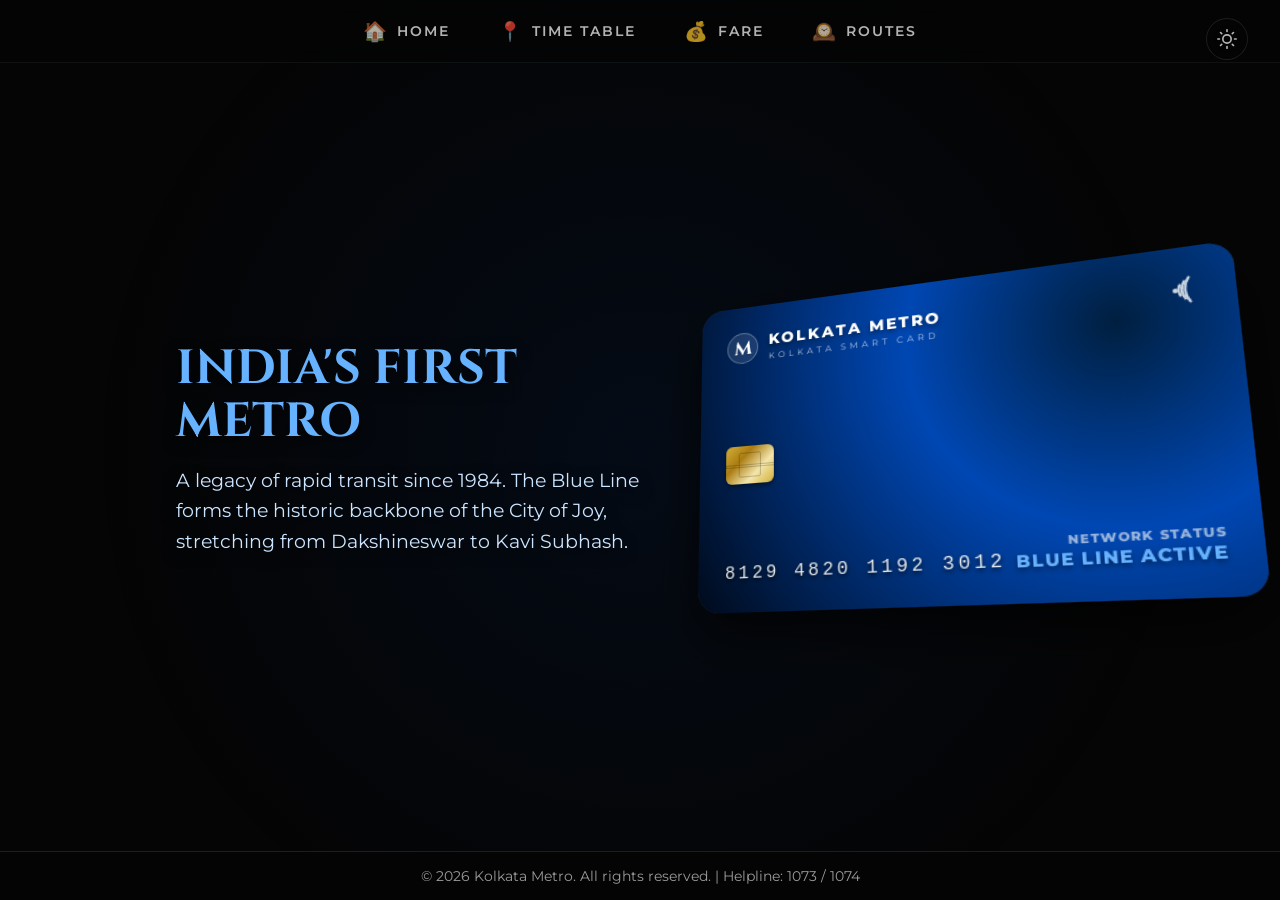
<file: index.html>
<!DOCTYPE html>
<html lang="en">
<head>
<meta charset="UTF-8">
<meta name="viewport" content="width=device-width, initial-scale=1.0">
<title>Kolkata Metro - The Lifeline</title>
<link href="https://fonts.googleapis.com/css2?family=Cinzel:wght@600;700&family=Montserrat:wght@300;400;600;800&display=swap" rel="stylesheet">

<style>
* {
    box-sizing: border-box;
    margin: 0;
    padding: 0;
}

body, html {
    width: 100%;
    height: 100%;
    background-color: #050505;
    font-family: 'Montserrat', sans-serif;
    overflow: hidden;
    color: #fff;
    transition: background-color 0.5s ease, color 0.5s ease;
    cursor: url("data:image/svg+xml;charset=utf-8,%3Csvg xmlns='http://www.w3.org/2000/svg' width='32' height='32' viewBox='0 0 32 32'%3E%3Crect x='6' y='4' width='20' height='24' rx='4' fill='%230047b3'/%3E%3Crect x='8' y='18' width='16' height='2' fill='%23ffcc80'/%3E%3Crect x='9' y='7' width='14' height='8' rx='1' fill='%23050505'/%3E%3Ccircle cx='11' cy='23' r='2' fill='%23fff'/%3E%3Ccircle cx='21' cy='23' r='2' fill='%23fff'/%3E%3C/svg%3E") 16 16, auto;
    user-select: none;
    -webkit-user-select: none;
    -moz-user-select: none;
    -ms-user-select: none;
}

a, button, .theme-toggle {
    cursor: url("data:image/svg+xml;charset=utf-8,%3Csvg xmlns='http://www.w3.org/2000/svg' width='32' height='32' viewBox='0 0 32 32'%3E%3Crect x='6' y='4' width='20' height='24' rx='4' fill='%238e24aa'/%3E%3Crect x='8' y='18' width='16' height='2' fill='%23fff'/%3E%3Crect x='9' y='7' width='14' height='8' rx='1' fill='%23050505'/%3E%3Ccircle cx='11' cy='23' r='2' fill='%23ffd700'/%3E%3Ccircle cx='21' cy='23' r='2' fill='%23ffd700'/%3E%3C/svg%3E") 16 16, pointer !important;
}

nav {
    position: fixed;
    top: 0;
    z-index: 100;
    width: 100%;
    background: rgba(5, 5, 5, 0.7);
    backdrop-filter: blur(15px);
    border-bottom: 1px solid rgba(255,255,255,0.05);
    display: flex;
    justify-content: center;
    padding: 1.2rem;
    transition: all 0.3s ease;
}

nav ul {
    display: flex;
    gap: 3rem;
    list-style: none;
}

nav a {
    display: flex;
    align-items: center;
    gap: 8px;
    color: rgba(255,255,255,0.7);
    text-decoration: none;
    font-weight: 600;
    letter-spacing: 2px;
    font-size: 0.85rem;
    text-transform: uppercase;
    transition: color 0.3s ease, text-shadow 0.3s ease;
}

.nav-icon {
    font-size: 1.2rem;
    transition: transform 0.3s ease, filter 0.3s ease;
}

nav a:hover, nav a.active {
    color: #fff;
    text-shadow: 0 0 10px rgba(255,255,255,0.5);
}

.theme-toggle {
    position: fixed;
    right: 2rem;
    top: 1.1rem;
    background: rgba(5, 5, 5, 0.7);
    padding: 10px;
    border-radius: 50%;
    border: 1px solid rgba(255,255,255,0.1);
    backdrop-filter: blur(10px);
    z-index: 105;
    color: rgba(255,255,255,0.7);
    transition: color 0.3s ease, background 0.3s ease;
    display: flex;
    align-items: center;
    justify-content: center;
}

.theme-toggle:hover {
    color: #fff;
}

#app-footer {
    position: fixed; 
    bottom: 0; 
    width: 100%; 
    background: rgba(5, 5, 5, 0.9); 
    backdrop-filter: blur(10px); 
    border-top: 1px solid rgba(255,255,255,0.1); 
    padding: 1rem; 
    text-align: center; 
    z-index: 99; 
    color: rgba(255,255,255,0.6); 
    font-size: 0.85rem;
}

body[data-theme="light"] { background-color: #f4f6f9; color: #1a1a1a; }
body[data-theme="light"] nav { background: rgba(255, 255, 255, 0.95); border-bottom: 1px solid rgba(0,0,0,0.1); }
body[data-theme="light"] nav a { color: rgba(0,0,0,0.6); }
body[data-theme="light"] nav a:hover, body[data-theme="light"] nav a.active { color: #0047b3; text-shadow: none; }
body[data-theme="light"] nav a.active::before { background: #0047b3; box-shadow: 0 2px 8px rgba(0, 71, 179, 0.4); }
body[data-theme="light"] .theme-toggle { background: rgba(255, 255, 255, 0.9); color: rgba(0,0,0,0.6); border: 1px solid rgba(0,0,0,0.1); }
body[data-theme="light"] .theme-toggle:hover { color: #000; }
body[data-theme="light"] #app-footer { background: rgba(255, 255, 255, 0.9); border-top: 1px solid rgba(0,0,0,0.1); color: rgba(0,0,0,0.6); }

body[data-theme="light"] .card-face { background-color: #fff; box-shadow: 0 20px 50px rgba(0,0,0,0.15), inset 0 0 0 1px rgba(0,0,0,0.1); }
body[data-theme="light"] .card-back { background-color: #f8f9fa; }
body[data-theme="light"] .back-text { color: #555; }
body[data-theme="light"] .back-logo { color: rgba(0,0,0,0.05); }

body[data-theme="light"] .bg-0 { background: radial-gradient(circle at 80% 20%, #e6f0ff 0%, #b3d4ff 40%, #f0f8ff 100%); }
body[data-theme="light"] .bg-1 { background: radial-gradient(circle at 80% 50%, #e6ffe6 0%, #b3ffcc 40%, #f0fff0 100%); }
body[data-theme="light"] .bg-2 { background: radial-gradient(circle at 20% 50%, #fff0e6 0%, #ffd4b3 40%, #fff8f0 100%); }
body[data-theme="light"] .bg-3 { background: radial-gradient(circle at 20% 80%, #f9e6ff 0%, #e6b3ff 40%, #fcf0ff 100%); }
body[data-theme="light"] .bg-4 { background: radial-gradient(circle at 50% 50%, #f2f2f2 0%, #cccccc 40%, #ffffff 100%); }
body[data-theme="light"] .bg-5 { background: radial-gradient(circle at 20% 80%, #ffffe6 0%, #ffffb3 40%, #fffff0 100%); }
body[data-theme="light"] .bg-6 { background: radial-gradient(circle at 50% 80%, #ffe6e6 0%, #ffb3b3 40%, #fff0f0 100%); }

body[data-theme="light"] .metro-logo { background: rgba(0,0,0,0.05); color: #333; border: 1px solid rgba(0,0,0,0.2); }
body[data-theme="light"] .brand-name { color: #111; text-shadow: none; }
body[data-theme="light"] .smart-card-text { color: #555; }
body[data-theme="light"] .card-number { color: #222; text-shadow: none; }
body[data-theme="light"] .status-text { color: #666; }
body[data-theme="light"] .contactless-icon { stroke: #333; }
body[data-theme="light"] .contactless-icon circle { fill: #333; }

body[data-theme="light"][data-section="3"] .card-face { box-shadow: 0 40px 80px rgba(0, 0, 0, 0.15), inset 0 0 0 1px rgba(0, 0, 0, 0.1); }
body[data-theme="light"][data-section="3"] .contactless-icon { filter: drop-shadow(0 0 10px rgba(0,0,0,0.2)); }

body[data-theme="light"] .text-content { text-shadow: none; background: rgba(255,255,255,0.85); border: 1px solid rgba(0,0,0,0.1); border-radius: 15px; }
body[data-theme="light"] .sec-desc { color: #555 !important; }
body[data-theme="light"] .route-item { color: #444; }
body[data-theme="light"] .fare-table { color: #333; }
body[data-theme="light"] .fare-table th, body[data-theme="light"] .fare-table td { border-bottom: 1px solid rgba(0,0,0,0.1); }
body[data-theme="light"] .fare-table th { color: #b38f00; border-bottom: 2px solid rgba(179, 143, 0, 0.4); }
body[data-theme="light"] .restricted-list li { color: #aa2424; }

body[data-theme="light"][data-section="0"] .sec-title, body[data-theme="light"][data-section="0"] .status-value { color: #0047b3; text-shadow: none;}
body[data-theme="light"][data-section="1"] .sec-title, body[data-theme="light"][data-section="1"] .status-value { color: #008040; text-shadow: none;}
body[data-theme="light"][data-section="2"] .sec-title, body[data-theme="light"][data-section="2"] .status-value { color: #cc6600; text-shadow: none;}
body[data-theme="light"][data-section="3"] .sec-title, body[data-theme="light"][data-section="3"] .status-value { color: #6a1b9a; text-shadow: none;}
body[data-theme="light"][data-section="4"] .sec-title, body[data-theme="light"][data-section="4"] .status-value { color: #333333; text-shadow: none;}
body[data-theme="light"][data-section="5"] .sec-title, body[data-theme="light"][data-section="5"] .status-value { color: #b38f00; text-shadow: none;}
body[data-theme="light"][data-section="6"] .sec-title, body[data-theme="light"][data-section="6"] .status-value { color: #cc0000; text-shadow: none;}

body[data-theme="light"] #environment-glow { background: radial-gradient(circle at 50% 50%, rgba(0, 0, 0, 0.05) 0%, transparent 70%) !important; }

#environment-glow {
    position: fixed;
    top: 50%;
    left: 50%;
    transform: translate(-50%, -50%);
    width: 100vw;
    height: 100vh;
    background: radial-gradient(circle at 50% 50%, rgba(0, 71, 179, 0.1) 0%, transparent 70%);
    z-index: 0;
    pointer-events: none;
    transition: background 1.5s ease;
}

#fixed-card-container {
    position: fixed;
    top: 0;
    left: 0;
    width: 100vw;
    height: 100vh;
    z-index: 5;
    perspective: 1200px;
    pointer-events: none;
    animation: float 6s ease-in-out infinite;
}

@keyframes float {
    0%, 100% { transform: translateY(0px); }
    50% { transform: translateY(-15px); }
}

.card-positioner {
    position: absolute;
    width: 85.6vw;
    max-width: 450px;
    aspect-ratio: 1.586 / 1;
    top: 50%;
    left: 50%;
    transform: translate(-50%, -50%) rotateY(0deg) rotateX(0deg) scale(1);
    transition: transform 1.5s cubic-bezier(0.25, 1, 0.5, 1), top 1.5s cubic-bezier(0.25, 1, 0.5, 1), left 1.5s cubic-bezier(0.25, 1, 0.5, 1);
    transform-style: preserve-3d;
}

.spin-wrapper {
    width: 100%;
    height: 100%;
    transform-style: preserve-3d;
    transition: transform 0.8s cubic-bezier(0.25, 1, 0.5, 1);
}

.metro-card {
    width: 100%;
    height: 100%;
    position: relative;
    transition: transform 0.4s ease-out;
    transform-style: preserve-3d;
}

.card-face {
    position: absolute;
    top: 0;
    left: 0;
    width: 100%;
    height: 100%;
    border-radius: 20px;
    backface-visibility: hidden;
    overflow: hidden;
    box-shadow: 0 20px 50px rgba(0,0,0,0.8), inset 0 0 0 1px rgba(255,255,255,0.1);
    background-color: #111;
    transition: box-shadow 1.5s ease, background-color 0.5s ease;
}

.card-back {
    transform: rotateY(180deg);
    background-color: #1a1a1a;
    display: flex;
    flex-direction: column;
}

.mag-stripe {
    width: 100%;
    height: 15%;
    background: #000;
    margin-top: 10%;
    opacity: 0.9;
}

.back-text {
    padding: 8%;
    font-size: 0.65rem;
    color: rgba(255,255,255,0.6);
    text-align: left;
    font-weight: 600;
    letter-spacing: 1px;
}

.back-logo {
    position: absolute;
    bottom: 5%;
    right: 8%;
    font-family: 'Cinzel', serif;
    font-size: 3rem;
    color: rgba(255,255,255,0.05);
    font-weight: 800;
}

.layer {
    position: absolute;
    top: 0;
    left: 0;
    width: 100%;
    height: 100%;
    pointer-events: none;
}

.bg-layer {
    opacity: 0;
    transition: opacity 1.5s ease;
}

.bg-0 { background: radial-gradient(circle at 80% 20%, #001f3f 0%, #0047b3 40%, #000a1a 100%); }
.bg-1 { background: radial-gradient(circle at 80% 50%, #00331a 0%, #00a859 40%, #001a0d 100%); }
.bg-2 { background: radial-gradient(circle at 20% 50%, #663300 0%, #ff8c00 40%, #1a0d00 100%); }
.bg-3 { background: radial-gradient(circle at 20% 80%, #2a004d 0%, #8e24aa 40%, #0d001a 100%); }
.bg-4 { background: radial-gradient(circle at 50% 50%, #1a1a1a 0%, #333 40%, #000 100%); }
.bg-5 { background: radial-gradient(circle at 20% 80%, #332b00 0%, #665200 40%, #0a0800 100%); }
.bg-6 { background: radial-gradient(circle at 50% 80%, #4d0000 0%, #aa2424 40%, #1a0000 100%); }

.ui-overlay {
    padding: 25px;
    display: flex;
    flex-direction: column;
    justify-content: space-between;
    z-index: 5;
}

.card-header {
    display: flex;
    justify-content: space-between;
    align-items: flex-start;
}

.logo-group {
    display: flex;
    align-items: center;
    gap: 10px;
}

.metro-logo {
    width: 30px;
    height: 30px;
    background: rgba(255,255,255,0.1);
    border-radius: 50%;
    display: flex;
    justify-content: center;
    align-items: center;
    font-family: 'Cinzel', serif;
    font-weight: 700;
    font-size: 18px;
    color: #fff;
    border: 1px solid rgba(255,255,255,0.3);
    backdrop-filter: blur(5px);
}

.brand-name {
    color: #fff;
    font-size: 14px;
    font-weight: 800;
    letter-spacing: 2px;
    text-shadow: 0 2px 5px rgba(0,0,0,0.5);
}

.smart-card-text {
    font-size: 8px;
    color: rgba(255,255,255,0.7);
    letter-spacing: 3px;
    text-transform: uppercase;
    margin-top: 2px;
}

.contactless-icon {
    width: 24px;
    height: 24px;
    opacity: 0.8;
    transition: filter 0.5s ease, opacity 0.5s ease;
}

.chip {
    width: 45px;
    height: 35px;
    background: linear-gradient(135deg, #d4af37, #aa7c11, #f3e5ab, #d4af37);
    border-radius: 6px;
    margin-top: 20px;
    position: relative;
    overflow: hidden;
    box-shadow: 0 2px 5px rgba(0,0,0,0.5);
    transition: box-shadow 0.5s ease, filter 0.5s ease;
}

.chip::before, .chip::after {
    content: '';
    position: absolute;
    border: 1px solid rgba(0,0,0,0.2);
}

.chip::before {
    top: 6px; bottom: 6px; left: 12px; right: 12px;
    border-radius: 2px;
}

.chip::after {
    top: 17px; width: 100%; height: 1px;
}

.card-footer {
    display: flex;
    justify-content: space-between;
    align-items: flex-end;
}

.card-number {
    font-family: 'Courier New', monospace;
    color: rgba(255,255,255,0.9);
    font-size: 16px;
    letter-spacing: 3px;
    text-shadow: 0 2px 4px rgba(0,0,0,0.8);
}

.status-indicator {
    text-align: right;
}

.status-text {
    font-size: 10px;
    font-weight: 800;
    letter-spacing: 1px;
    color: rgba(255,255,255,0.6);
    text-transform: uppercase;
}

.status-value {
    font-size: 14px;
    font-weight: 800;
    letter-spacing: 1px;
    transition: color 1.5s ease;
    text-shadow: 0 2px 5px rgba(0,0,0,0.5);
}

body[data-section="0"] .bg-0,
body[data-section="1"] .bg-1,
body[data-section="2"] .bg-2,
body[data-section="3"] .bg-3,
body[data-section="4"] .bg-4,
body[data-section="5"] .bg-5,
body[data-section="6"] .bg-6 { 
    opacity: 1; 
}

#scroll-container {
    position: relative;
    z-index: 10;
    height: 100vh;
    overflow-y: auto;
    overflow-x: hidden;
    scroll-snap-type: y mandatory;
    scroll-behavior: smooth;
    cursor: url("data:image/svg+xml;charset=utf-8,%3Csvg xmlns='http://www.w3.org/2000/svg' width='32' height='32' viewBox='0 0 32 32'%3E%3Crect x='6' y='4' width='20' height='24' rx='4' fill='%230047b3'/%3E%3Crect x='8' y='18' width='16' height='2' fill='%23ffcc80'/%3E%3Crect x='9' y='7' width='14' height='8' rx='1' fill='%23050505'/%3E%3Ccircle cx='11' cy='23' r='2' fill='%23fff'/%3E%3Ccircle cx='21' cy='23' r='2' fill='%23fff'/%3E%3C/svg%3E") 16 16, grab;
}

#scroll-container:active {
    cursor: url("data:image/svg+xml;charset=utf-8,%3Csvg xmlns='http://www.w3.org/2000/svg' width='32' height='32' viewBox='0 0 32 32'%3E%3Crect x='6' y='4' width='20' height='24' rx='4' fill='%2300a859'/%3E%3Crect x='8' y='18' width='16' height='2' fill='%23fff'/%3E%3Crect x='9' y='7' width='14' height='8' rx='1' fill='%23050505'/%3E%3Ccircle cx='11' cy='23' r='3' fill='%23ffd700'/%3E%3Ccircle cx='21' cy='23' r='3' fill='%23ffd700'/%3E%3C/svg%3E") 16 16, grabbing;
}

.text-content, nav {
    cursor: url("data:image/svg+xml;charset=utf-8,%3Csvg xmlns='http://www.w3.org/2000/svg' width='32' height='32' viewBox='0 0 32 32'%3E%3Crect x='6' y='4' width='20' height='24' rx='4' fill='%230047b3'/%3E%3Crect x='8' y='18' width='16' height='2' fill='%23ffcc80'/%3E%3Crect x='9' y='7' width='14' height='8' rx='1' fill='%23050505'/%3E%3Ccircle cx='11' cy='23' r='2' fill='%23fff'/%3E%3Ccircle cx='21' cy='23' r='2' fill='%23fff'/%3E%3C/svg%3E") 16 16, default;
}

.section {
    height: 100vh;
    width: 100%;
    scroll-snap-align: start;
    display: flex;
    align-items: center;
    position: relative;
    pointer-events: none; 
}

.text-content {
    padding: 3rem;
    max-width: 600px;
    opacity: 0.3;
    transform: translateY(20px);
    transition: opacity 1s ease, transform 1s ease;
    text-shadow: 0 5px 15px rgba(0,0,0,0.8);
    pointer-events: auto;
}

.in-view .text-content {
    opacity: 1;
    transform: translateY(0);
}

.sec-title {
    font-family: 'Cinzel', serif;
    font-size: 3rem;
    margin-bottom: 1rem;
    line-height: 1.1;
    transition: color 1.5s ease;
}

.sec-desc {
    font-size: 1.2rem;
    line-height: 1.6;
    transition: color 1.5s ease;
}

.route-list {
    margin-top: 1.5rem;
    display: flex;
    flex-direction: column;
    gap: 1.2rem;
}

.route-item {
    display: flex;
    align-items: center;
    gap: 15px;
    font-size: 1.1rem;
    color: #e0e0e0;
}

.r-dot {
    width: 16px;
    height: 16px;
    border-radius: 50%;
    flex-shrink: 0;
}

.r-dot.blue { background: #0047b3; box-shadow: 0 0 10px #0047b3; }
.r-dot.green { background: #00a859; box-shadow: 0 0 10px #00a859; }
.r-dot.orange { background: #ff8c00; box-shadow: 0 0 10px #ff8c00; }
.r-dot.purple { background: #8e24aa; box-shadow: 0 0 10px #8e24aa; }

.fare-table {
    width: 100%;
    border-collapse: collapse;
    margin-top: 1.5rem;
    color: #fff;
    font-size: 1.1rem;
}

.fare-table th, .fare-table td {
    padding: 12px 15px;
    border-bottom: 1px solid rgba(255,255,255,0.1);
    text-align: left;
}

.fare-table th {
    color: #ffd700;
    font-family: 'Cinzel', serif;
    letter-spacing: 1px;
    border-bottom: 2px solid rgba(255, 215, 0, 0.4);
}

.restricted-list {
    list-style-type: none;
    margin-top: 1.5rem;
    display: grid;
    grid-template-columns: 1fr 1fr;
    gap: 1rem;
}

.restricted-list li {
    font-size: 0.95rem;
    color: #ffcccc;
    display: flex;
    align-items: flex-start;
    gap: 10px;
    line-height: 1.4;
}

.restricted-list li::before {
    content: '✕';
    color: #ff4444;
    font-weight: bold;
    font-size: 1.1rem;
}

.warning-text {
    margin-top: 1.5rem;
    color: #ff6666;
    font-weight: 600;
    font-size: 1.1rem;
    letter-spacing: 1px;
}

body[data-section="0"] .sec-title { color: #66b2ff; }
body[data-section="1"] .sec-title { color: #66ffa6; }
body[data-section="2"] .sec-title { color: #ffcc80; }
body[data-section="3"] .sec-title { color: #e1bee7; }
body[data-section="4"] .sec-title { color: #ffffff; }
body[data-section="5"] .sec-title { color: #ffd700; }
body[data-section="6"] .sec-title { color: #ff6666; }

body[data-section="0"] .sec-desc { color: #cce5ff; }
body[data-section="1"] .sec-desc { color: #b3ffcc; }
body[data-section="2"] .sec-desc { color: #ffe0b2; }
body[data-section="3"] .sec-desc { color: #f3e5f5; }
body[data-section="4"] .sec-desc { color: #cccccc; }
body[data-section="5"] .sec-desc { color: #ffe066; }
body[data-section="6"] .sec-desc { color: #ffcccc; }

body[data-section="0"] .status-value { color: #66b2ff; }
body[data-section="1"] .status-value { color: #66ffa6; }
body[data-section="2"] .status-value { color: #ffcc80; }
body[data-section="3"] .status-value { color: #e1bee7; }
body[data-section="4"] .status-value { color: #ffffff; }
body[data-section="5"] .status-value { color: #ffd700; }
body[data-section="6"] .status-value { color: #ff6666; }

@media (min-width: 769px) {
    .text-content { transition: opacity 1.2s ease, transform 1.2s cubic-bezier(0.2, 0.8, 0.2, 1); }
    
    .section:nth-of-type(odd) .text-content { transform: translateX(-80px); }
    .section:nth-of-type(odd) { justify-content: flex-start; padding-left: 10vw; text-align: left; }

    .section:nth-of-type(even) .text-content { transform: translateX(80px); }
    .section:nth-of-type(even) { justify-content: flex-end; padding-right: 10vw; text-align: right; }
    
    .in-view.section .text-content { transform: translateX(0); }

    body[data-section="0"] .card-positioner {
        left: 75%; top: 50%;
        transform: translate(-50%, -50%) rotateY(-25deg) rotateX(15deg) rotateZ(-5deg) scale(1.15) translateZ(50px);
    }

    body[data-section="1"] .card-positioner {
        left: 25%; top: 55%;
        transform: translate(-50%, -50%) rotateY(35deg) rotateX(-20deg) rotateZ(10deg) scale(1.25) translateZ(100px);
    }
    body[data-section="1"] .chip { box-shadow: 0 0 40px #d4af37; filter: brightness(1.3); }

    body[data-section="2"] .card-positioner {
        left: 75%; top: 45%;
        transform: translate(-50%, -50%) rotateY(-40deg) rotateX(25deg) rotateZ(-10deg) scale(0.95) translateZ(-50px);
    }

    body[data-section="3"] .card-positioner {
        left: 25%; top: 50%;
        transform: translate(-50%, -50%) rotateY(360deg) rotateX(5deg) rotateZ(0deg) scale(1.2) translateZ(150px);
    }
    body[data-section="3"] .contactless-icon { filter: drop-shadow(0 0 20px #fff) drop-shadow(0 0 40px #e1bee7); opacity: 1; transform: scale(1.2); }
    body[data-section="3"] .card-face { box-shadow: 0 40px 80px rgba(0, 0, 0, 0.95), inset 0 0 0 1px rgba(255, 255, 255, 0.3); }

    body[data-section="4"] .card-positioner {
        left: 75%; top: 50%;
        transform: translate(-50%, -50%) rotateY(345deg) rotateX(10deg) rotateZ(5deg) scale(1.1) translateZ(0);
    }
    body[data-section="4"] .route-list { align-items: flex-start; }

    body[data-section="5"] .card-positioner {
        left: 25%; top: 55%;
        transform: translate(-50%, -50%) rotateY(330deg) rotateX(45deg) rotateZ(-15deg) scale(1.2) translateZ(80px);
    }
    body[data-section="5"] .fare-table { margin-left: auto; margin-right: 0; }

    body[data-section="6"] .card-positioner {
        left: 75%; top: 50%;
        transform: translate(-50%, -50%) rotateY(35deg) rotateX(-15deg) rotateZ(10deg) scale(1.1) translateZ(50px);
    }
    body[data-section="6"] .restricted-list { justify-content: flex-start; text-align: left; }
}

@media (max-width: 768px) {
    #scroll-container {
        display: flex;
        flex-direction: row;
        overflow-x: auto;
        overflow-y: hidden;
        scroll-snap-type: x mandatory;
        scrollbar-width: none;
        -ms-overflow-style: none;
    }
    #scroll-container::-webkit-scrollbar {
        display: none;
    }

    .section {
        flex: 0 0 100vw;
        width: 100vw;
    }

    nav { 
        position: fixed;
        top: auto;
        bottom: 0;
        padding: 0; 
        background: rgba(5, 5, 5, 0.95);
        border-bottom: none;
        border-top: 1px solid rgba(255,255,255,0.05);
    }
    
    .theme-toggle {
        position: fixed;
        right: 1rem;
        top: 1rem;
        transform: none;
    }

    nav ul { 
        display: flex;
        gap: 0; 
        justify-content: space-between; 
        width: 100%; 
        flex-wrap: nowrap; 
        padding: 0; 
        margin: 0;
    }
    
    nav li {
        flex: 1;
        display: flex;
    }

    nav a { 
        display: flex;
        flex-direction: column;
        align-items: center;
        justify-content: center;
        width: 100%;
        padding: 12px 0 8px 0;
        font-size: 0.65rem; 
        letter-spacing: 1px; 
        text-align: center; 
        position: relative;
        color: rgba(255,255,255,0.5);
        gap: 0;
    }
    
    .nav-icon {
        font-size: 1.5rem;
        margin-bottom: 4px;
    }
    
    nav a.active {
        color: #00a8ff;
        text-shadow: 0 0 10px rgba(0, 168, 255, 0.3);
    }
    
    nav a.active .nav-icon {
        transform: translateY(-2px);
    }
    
    nav a.active::before {
        content: '';
        position: absolute;
        top: 0;
        left: 50%;
        transform: translateX(-50%);
        width: 32px;
        height: 3px;
        background: #00a8ff;
        box-shadow: 0 2px 8px #00a8ff;
        border-radius: 0 0 4px 4px;
    }

    .ui-overlay { padding: 20px; }
    .brand-name { font-size: 12px; }
    .card-number { font-size: 14px; }
    
    .sec-title { font-size: 1.8rem; margin-bottom: 0.5rem; }
    .sec-desc, .route-item { font-size: 0.95rem; }
    .fare-table { font-size: 0.85rem; margin-top: 1rem; }
    .fare-table th, .fare-table td { padding: 8px 5px; }

    .route-list { align-items: center; text-align: left; }
    .fare-table { margin-left: auto; margin-right: auto; }
    
    .restricted-list { grid-template-columns: 1fr; gap: 0.5rem; }
    .restricted-list li { font-size: 0.85rem; }
    .warning-text { font-size: 0.9rem; }

    .text-content {
        position: absolute;
        bottom: 12vh;
        left: 50%;
        transform: translateX(-50%) translateY(20px);
        width: 90%;
        padding: 1.5rem;
        text-align: center;
        background: rgba(0,0,0,0.5);
        border-radius: 15px;
        backdrop-filter: blur(10px);
        border: 1px solid rgba(255,255,255,0.05);
        max-height: 50vh;
        overflow-y: auto;
    }

    .in-view .text-content {
        transform: translateX(-50%) translateY(0);
    }

    .card-positioner {
        width: 85vw;
        top: 25vh;
        left: 50%;
    }

    body[data-section="0"] .card-positioner { transform: translate(-50%, -50%) scale(1); }
    body[data-section="1"] .card-positioner { transform: translate(-50%, -50%) rotateY(-15deg) rotateX(10deg) scale(1.05); }
    body[data-section="2"] .card-positioner { transform: translate(-50%, -50%) rotateY(15deg) rotateX(5deg) scale(1.05); }
    body[data-section="3"] .card-positioner { transform: translate(-50%, -50%) rotateY(360deg) scale(1.1); }
    body[data-section="4"] .card-positioner { transform: translate(-50%, -50%) rotateY(345deg) scale(0.9); }
    body[data-section="5"] .card-positioner { transform: translate(-50%, -50%) rotateY(375deg) scale(0.9); }
    body[data-section="6"] .card-positioner { transform: translate(-50%, -50%) rotateY(15deg) scale(0.9); top: 20vh; }
    
    #app-footer { display: none !important; } 
}
</style>
</head>
<body data-section="0">

<div id="environment-glow"></div>

<div id="fixed-card-container">
    <div class="card-positioner">
        <div class="spin-wrapper">
            <div class="metro-card" id="metroCard">
                <div class="card-face card-front">
                    <div class="layer bg-layer bg-0"></div>
                    <div class="layer bg-layer bg-1"></div>
                    <div class="layer bg-layer bg-2"></div>
                    <div class="layer bg-layer bg-3"></div>
                    <div class="layer bg-layer bg-4"></div>
                    <div class="layer bg-layer bg-5"></div>
                    <div class="layer bg-layer bg-6"></div>
                    
                    <div class="layer ui-overlay">
                        <div class="card-header">
                            <div class="logo-group">
                                <div class="metro-logo">M</div>
                                <div>
                                    <div class="brand-name">KOLKATA METRO</div>
                                    <div class="smart-card-text">Kolkata Smart Card</div>
                                </div>
                            </div>
                            <svg class="contactless-icon" viewBox="0 0 24 24" fill="none" stroke="white" stroke-width="2" stroke-linecap="round" stroke-linejoin="round">
                                <path d="M8.5 16.5a10.5 10.5 0 0 1 0-9"/>
                                <path d="M12 19.5a14.5 14.5 0 0 1 0-15"/>
                                <path d="M15.5 22.5a18.5 18.5 0 0 1 0-21"/>
                                <circle cx="5" cy="12" r="1" fill="white"/>
                            </svg>
                        </div>
                        
                        <div class="chip"></div>
                        
                        <div class="card-footer">
                            <div class="card-number">8129 4820 1192 3012</div>
                            <div class="status-indicator">
                                <div class="status-text">NETWORK STATUS</div>
                                <div class="status-value" id="dynamic-status">VALID ALL LINES</div>
                            </div>
                        </div>
                    </div>
                </div>
                
                <div class="card-face card-back">
                    <div class="mag-stripe"></div>
                    <div class="back-text">
                        <p style="margin-bottom: 10px; color: #d4af37;">PROPERTY OF KOLKATA METRO</p>
                        <p>If found, please return to the nearest metro station.</p>
                        <p style="margin-top: 25px; font-size: 0.55rem; font-family: 'Courier New', monospace;">HELPLINE: 1073 / 1074</p>
                    </div>
                    <div class="back-logo">M</div>
                </div>
            </div>
        </div>
    </div>
</div>

<button id="themeToggle" class="theme-toggle" aria-label="Toggle Theme">
    <svg id="sun-icon" width="20" height="20" viewBox="0 0 24 24" fill="none" stroke="currentColor" stroke-width="2" stroke-linecap="round" stroke-linejoin="round">
        <circle cx="12" cy="12" r="5"></circle>
        <line x1="12" y1="1" x2="12" y2="3"></line>
        <line x1="12" y1="21" x2="12" y2="23"></line>
        <line x1="4.22" y1="4.22" x2="5.64" y2="5.64"></line>
        <line x1="18.36" y1="18.36" x2="19.78" y2="19.78"></line>
        <line x1="1" y1="12" x2="3" y2="12"></line>
        <line x1="21" y1="12" x2="23" y2="12"></line>
        <line x1="4.22" y1="19.78" x2="5.64" y2="18.36"></line>
        <line x1="18.36" y1="5.64" x2="19.78" y2="4.22"></line>
    </svg>
    <svg id="moon-icon" style="display: none;" width="20" height="20" viewBox="0 0 24 24" fill="none" stroke="currentColor" stroke-width="2" stroke-linecap="round" stroke-linejoin="round">
        <path d="M21 12.79A9 9 0 1 1 11.21 3 7 7 0 0 0 21 12.79z"></path>
    </svg>
</button>

<nav id="main-nav">
    <ul>
        <li>
            <a href="index.html" class="nav-link active">
                <span class="nav-icon">🏠</span>
                <span class="nav-text">Home</span>
            </a>
        </li>
        <li>
            <a href="time_table.html" class="nav-link">
                <span class="nav-icon">📍</span>
                <span class="nav-text">Time Table</span>
            </a>
        </li>
        <li>
            <a href="fare.html" class="nav-link">
                <span class="nav-icon">💰</span>
                <span class="nav-text">Fare</span>
            </a>
        </li>
        <li>
            <a href="route.html" class="nav-link">
                <span class="nav-icon">🕰️</span>
                <span class="nav-text">Routes</span>
            </a>
        </li>
    </ul>
</nav>

<div id="scroll-container">
    <div class="section" id="home">
        <div class="text-content">
            <h1 class="sec-title">INDIA'S FIRST METRO</h1>
            <p class="sec-desc">A legacy of rapid transit since 1984. The Blue Line forms the historic backbone of the City of Joy, stretching from Dakshineswar to Kavi Subhash.</p>
        </div>
    </div>
    
    <div class="section">
        <div class="text-content">
            <h2 class="sec-title">ASIA'S FIRST UNDERWATER METRO</h2>
            <p class="sec-desc">Experience the Green Line. Journey through Asia's first underwater transportation tunnel, plunging beneath the mighty Hooghly River.</p>
        </div>
    </div>

    <div class="section">
        <div class="text-content">
            <h2 class="sec-title">EXPANDING HORIZONS</h2>
            <p class="sec-desc">Connecting the city like never before. The expanding Orange Line bridges crucial gaps, bringing the metropolis closer together.</p>
        </div>
    </div>

    <div class="section">
        <div class="text-content">
            <h2 class="sec-title">ONE SMART NETWORK</h2>
            <p class="sec-desc">Blue, Green, Orange, or Purple. Navigate the expanding, fully air-conditioned network effortlessly with a single, contactless tap.</p>
        </div>
    </div>

    <div class="section" id="routes">
        <div class="text-content">
            <h2 class="sec-title">NETWORK ROUTES</h2>
            <div class="route-list">
                <div class="route-item"><span class="r-dot blue"></span> Dakshineswar ↔ Kavi Subhash</div>
                <div class="route-item"><span class="r-dot green"></span> Salt Lake Sec V ↔ Howrah Maidan</div>
                <div class="route-item"><span class="r-dot purple"></span> Joka ↔ Majerhat</div>
                <div class="route-item"><span class="r-dot orange"></span> Kavi Subhash ↔ Hemanta Mukhopadhyay</div>
                <div class="route-item"><span class="r-dot yellow"></span> Noapara ↔ Jai Hind Biman Bandar</div>
            </div>
        </div>
    </div>

    <div class="section" id="fare">
        <div class="text-content">
            <h2 class="sec-title">FARE STRUCTURE</h2>
            <p class="sec-desc">Affordable transit for everyone. Use your Smart Card for seamless travel and bonus recharge value.</p>
            <table class="fare-table">
                <tr><th>Distance (km)</th><th>Standard Fare</th></tr>
                <tr><td>0 - 2 km</td><td>₹ 5.00</td></tr>
                <tr><td>2 - 5 km</td><td>₹ 10.00</td></tr>
                <tr><td>5 - 10 km</td><td>₹ 15.00</td></tr>
                <tr><td>10 - 20 km</td><td>₹ 20.00</td></tr>
                <tr><td>Above 20 km</td><td>₹ 25.00</td></tr>
            </table>
        </div>
    </div>

    <div class="section" id="regulations">
        <div class="text-content">
            <h2 class="sec-title">METRO REGULATIONS</h2>
            <p class="sec-desc">For the safety and comfort of all passengers, the following items cannot be taken inside the metro premises.</p>
            <ul class="restricted-list">
                <li>Raw fish, meat</li>
                <li>Sealed or unsealed charged batteries</li>
                <li>Large quantities of fish/meat (for business)</li>
                <li>Objects longer than 4 feet</li>
                <li>Dynamite, explosives, flammable substances</li>
                <li>Screwdrivers, hammers, knives, saws, tools</li>
                <li>Petrol, acid, liquids, large batteries</li>
                <li>Toxic substances, tear gas</li>
                <li>Dead bodies, skeletons, human body parts</li>
                <li>Carcasses of dead animals</li>
            </ul>
            <p class="warning-text">If caught carrying these, a fine will be imposed.</p>
        </div>
    </div>
</div>

<footer id="app-footer">
    <p>&copy; 2026 Kolkata Metro. All rights reserved. | Helpline: 1073 / 1074</p>
</footer>

<script>
const sections = document.querySelectorAll('.section');
const statusValue = document.getElementById('dynamic-status');
const scrollContainer = document.getElementById('scroll-container');
const navLinks = document.querySelectorAll('.nav-link');

const lineStatuses = [
    "BLUE LINE ACTIVE",
    "GREEN LINE ACTIVE",
    "ORANGE LINE ACTIVE",
    "VALID ALL LINES",
    "ROUTES MAP",
    "FARE INFO",
    "RESTRICTED ITEMS"
];

const observerOptions = {
    root: scrollContainer,
    threshold: 0.5
};

let baseSpin = 0;
let lastSectionIndex = -1;

const observer = new IntersectionObserver((entries) => {
    entries.forEach(entry => {
        if (entry.isIntersecting) {
            entry.target.classList.add('in-view');
            
            const index = Array.from(sections).indexOf(entry.target);
            document.body.setAttribute('data-section', index);
            
            statusValue.textContent = lineStatuses[index];
            
            if (window.innerWidth <= 768 && index !== lastSectionIndex) {
                if (lastSectionIndex !== -1) {
                    baseSpin += 360;
                    if (spinWrapper) spinWrapper.style.transform = `rotateY(${baseSpin}deg)`;
                }
                lastSectionIndex = index;
            }
            
            let currentId = entry.target.id;
            if(!currentId) currentId = 'home';
            
            navLinks.forEach(link => {
                link.classList.remove('active');
                if(link.getAttribute('href') === `#${currentId}`) {
                    link.classList.add('active');
                }
            });
        } else {
            entry.target.classList.remove('in-view');
        }
    });
}, observerOptions);

sections.forEach(sec => observer.observe(sec));

navLinks.forEach(anchor => {
    anchor.addEventListener('click', function (e) {
        const href = this.getAttribute('href');
        
        if (href.startsWith('#')) {
            e.preventDefault();
            const targetId = href.substring(1);
            const targetSection = document.getElementById(targetId);
            if(targetSection) {
                targetSection.scrollIntoView({ behavior: 'smooth' });
            }
        }
    });
});

let tiltTimeout;
const metroCard = document.getElementById('metroCard');
const spinWrapper = document.querySelector('.spin-wrapper');
let isDragging = false;
let startX, startY;
let rotX = 0, rotY = 0;

const resetCardRotation = () => {
    rotX = 0;
    rotY = 0;
    metroCard.style.transform = `rotateY(0deg) rotateX(0deg)`;
};

scrollContainer.addEventListener('mousedown', (e) => {
    if (e.target.closest('nav') || e.target.closest('.text-content') || e.target.closest('.theme-toggle')) return;
    isDragging = true;
    startX = e.clientX;
    startY = e.clientY;
    metroCard.style.transition = 'none';
    clearTimeout(tiltTimeout);
});

document.addEventListener('mousemove', (e) => {
    if (isDragging) {
        const walkX = (e.clientX - startX) * 0.8;
        const walkY = (e.clientY - startY) * 0.8;
        
        rotX -= walkY;
        if (Math.cos(rotX * Math.PI / 180) < 0) {
            rotY -= walkX;
        } else {
            rotY += walkX;
        }
        
        metroCard.style.transform = `rotateY(${rotY}deg) rotateX(${rotX}deg)`;
        
        startX = e.clientX;
        startY = e.clientY;
    } else if(window.innerWidth > 768) {
        const xAxis = (window.innerWidth / 2 - e.clientX) / 45; 
        const yAxis = (window.innerHeight / 2 - e.clientY) / 45;
        metroCard.style.transform = `rotateY(${xAxis}deg) rotateX(${yAxis}deg)`;
        
        clearTimeout(tiltTimeout);
        tiltTimeout = setTimeout(resetCardRotation, 500); 
    }
});

document.addEventListener('mouseup', () => {
    if (isDragging) {
        isDragging = false;
        metroCard.style.transition = 'transform 0.6s ease-out';
        tiltTimeout = setTimeout(resetCardRotation, 1500);
    }
});

scrollContainer.addEventListener('touchstart', (e) => {
    if (e.target.closest('nav') || e.target.closest('.text-content') || e.target.closest('.theme-toggle')) return;
    isDragging = true;
    startX = e.touches[0].clientX;
    startY = e.touches[0].clientY;
    metroCard.style.transition = 'none';
    clearTimeout(tiltTimeout);
});

scrollContainer.addEventListener('touchmove', (e) => {
    if (!isDragging) return;
    
    const currentX = e.touches[0].clientX;
    const currentY = e.touches[0].clientY;
    
    const walkX = currentX - startX;
    const walkY = currentY - startY;

    if (window.innerWidth > 768) {
        if (Math.abs(walkX) > Math.abs(walkY)) {
            e.preventDefault(); 
        }
    }

    rotX -= walkY * 0.8;
    if (Math.cos(rotX * Math.PI / 180) < 0) {
        rotY -= walkX * 0.8;
    } else {
        rotY += walkX * 0.8;
    }
    
    metroCard.style.transform = `rotateY(${rotY}deg) rotateX(${rotX}deg)`;
    
    startX = currentX;
    startY = currentY;
}, { passive: false });

scrollContainer.addEventListener('touchend', () => {
    if (isDragging) {
        isDragging = false;
        metroCard.style.transition = 'transform 0.6s ease-out';
        tiltTimeout = setTimeout(resetCardRotation, 1500);
    }
});

document.addEventListener('mouseleave', () => {
    if(window.innerWidth > 768 && !isDragging) {
        resetCardRotation();
    }
});

const themeToggleBtn = document.getElementById('themeToggle');
const sunIcon = document.getElementById('sun-icon');
const moonIcon = document.getElementById('moon-icon');

if (themeToggleBtn) {
    themeToggleBtn.addEventListener('click', () => {
        const isLight = document.body.getAttribute('data-theme') === 'light';
        if (isLight) {
            document.body.removeAttribute('data-theme');
            sunIcon.style.display = 'block';
            moonIcon.style.display = 'none';
        } else {
            document.body.setAttribute('data-theme', 'light');
            sunIcon.style.display = 'none';
            moonIcon.style.display = 'block';
        }
    });
}

document.addEventListener('contextmenu', event => event.preventDefault());
document.addEventListener('copy', event => event.preventDefault());
document.addEventListener('cut', event => event.preventDefault());
document.addEventListener('selectstart', event => event.preventDefault());
</script>

</body>
</html>
</file>
